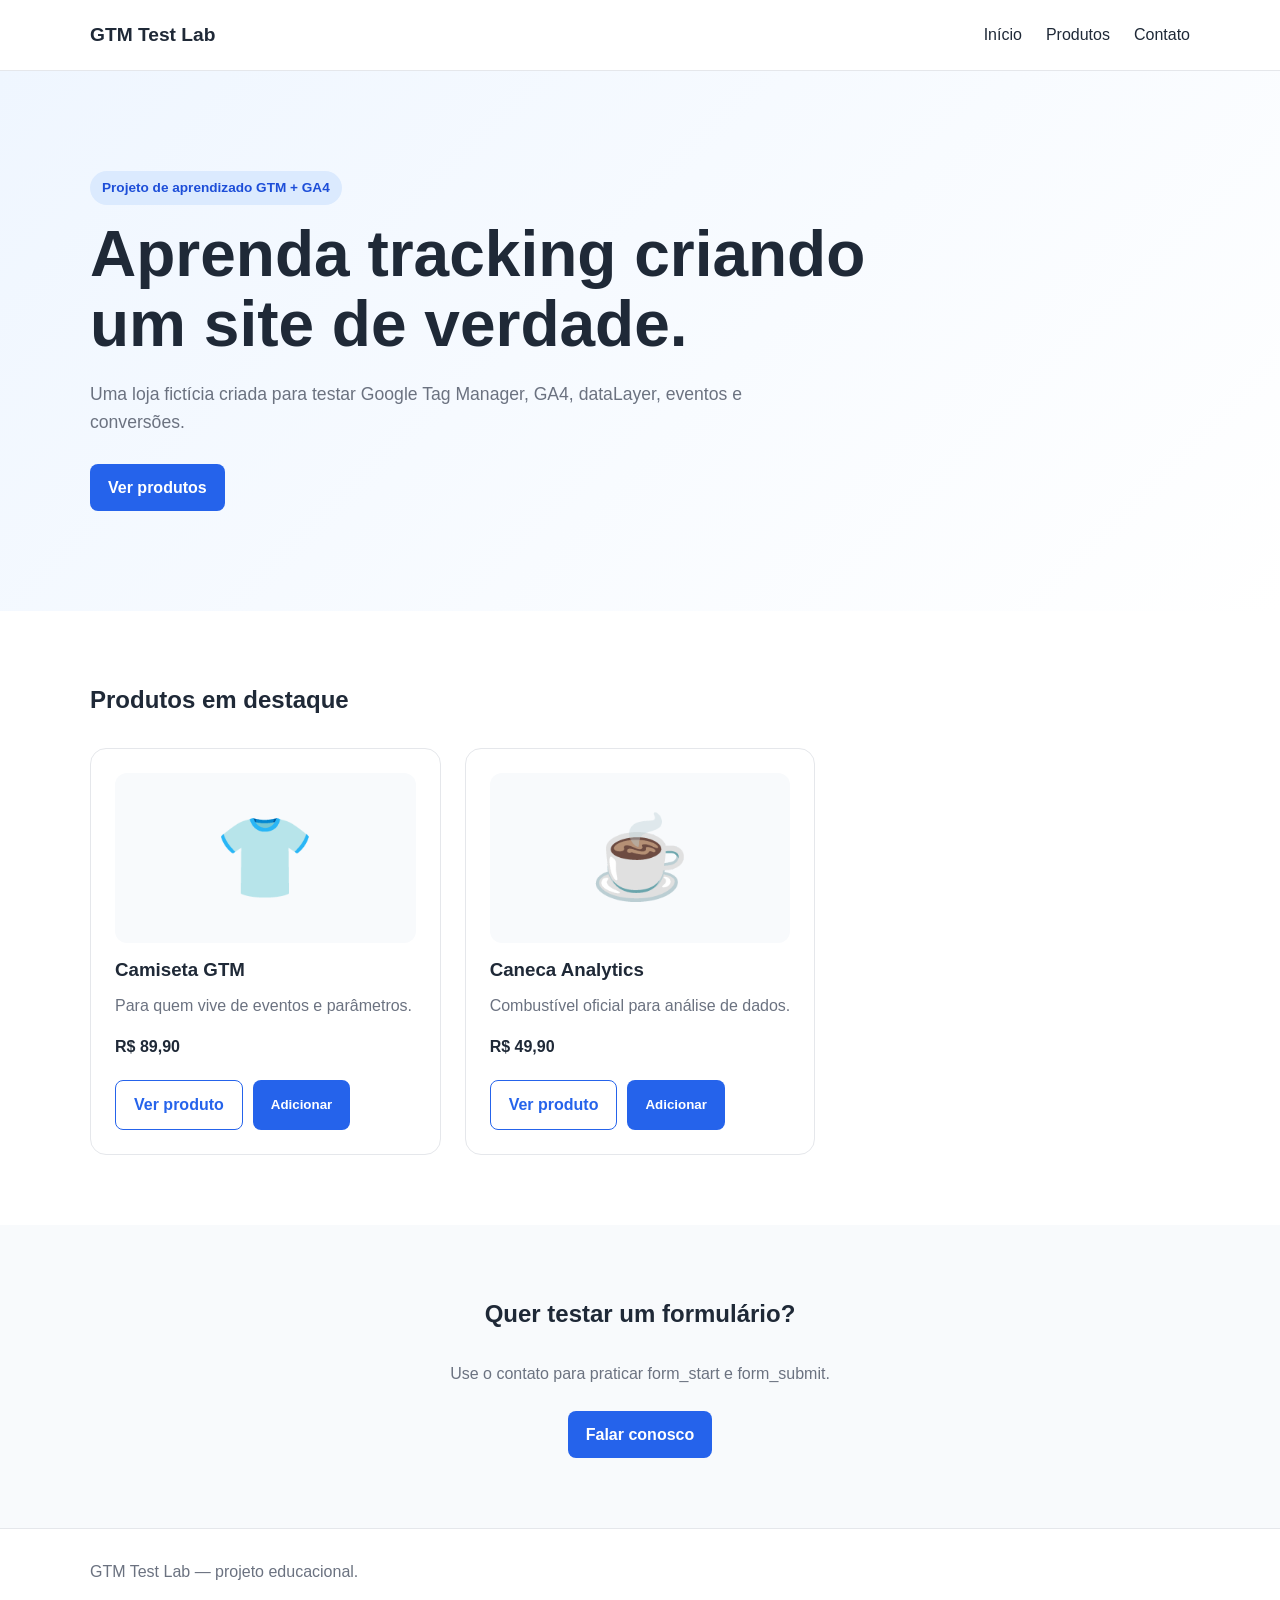
<file: index.html>
<!DOCTYPE html>
<html lang="pt-BR">
<head>
  
  <!-- Google Tag Manager -->
<script>(function(w,d,s,l,i){w[l]=w[l]||[];w[l].push({'gtm.start':
new Date().getTime(),event:'gtm.js'});var f=d.getElementsByTagName(s)[0],
j=d.createElement(s),dl=l!='dataLayer'?'&l='+l:'';j.async=true;j.src=
'https://www.googletagmanager.com/gtm.js?id='+i+dl;f.parentNode.insertBefore(j,f);
})(window,document,'script','dataLayer','GTM-KHQK9JP9');</script>
<!-- End Google Tag Manager -->
  
  <meta charset="UTF-8">
  <meta name="viewport" content="width=device-width, initial-scale=1.0">
  <title>GTM Test Lab | Loja</title>
  <link rel="stylesheet" href="style.css">
</head>
<body>
  
  <!-- Google Tag Manager (noscript) -->
<noscript><iframe src="https://www.googletagmanager.com/ns.html?id=GTM-KHQK9JP9"
height="0" width="0" style="display:none;visibility:hidden"></iframe></noscript>
<!-- End Google Tag Manager (noscript) -->
  
  <header class="header">
    <div class="container nav">
      <a class="logo" href="index.html" data-gtm-click="logo">GTM Test Lab</a>
      <nav>
        <a href="index.html" data-gtm-click="nav_home">Início</a>
        <a href="produtos.html" data-gtm-click="nav_products">Produtos</a>
        <a href="contato.html" data-gtm-click="nav_contact">Contato</a>
      </nav>
    </div>
  </header>

  <main>
    <section class="hero">
      <div class="container">
        <span class="badge">Projeto de aprendizado GTM + GA4</span>
        <h1>Aprenda tracking criando um site de verdade.</h1>
        <p>Uma loja fictícia criada para testar Google Tag Manager, GA4, dataLayer, eventos e conversões.</p>
        <a class="btn" href="produtos.html" data-gtm-click="hero_products">Ver produtos</a>
      </div>
    </section>

    <section class="section">
      <div class="container">
        <h2>Produtos em destaque</h2>
        <div class="product-grid">
          <article class="card">
            <div class="product-image">👕</div>
            <h3>Camiseta GTM</h3>
            <p>Para quem vive de eventos e parâmetros.</p>
            <strong>R$ 89,90</strong>
            <div class="actions">
              <a class="btn secondary" href="produtos.html#camiseta">Ver produto</a>
              <button class="btn" data-product-id="001" data-product-name="Camiseta GTM" data-product-price="89.90">Adicionar</button>
            </div>
          </article>

          <article class="card">
            <div class="product-image">☕</div>
            <h3>Caneca Analytics</h3>
            <p>Combustível oficial para análise de dados.</p>
            <strong>R$ 49,90</strong>
            <div class="actions">
              <a class="btn secondary" href="produtos.html#caneca">Ver produto</a>
              <button class="btn" data-product-id="002" data-product-name="Caneca Analytics" data-product-price="49.90">Adicionar</button>
            </div>
          </article>
        </div>
      </div>
    </section>

    <section class="section light">
      <div class="container centered">
        <h2>Quer testar um formulário?</h2>
        <p>Use o contato para praticar form_start e form_submit.</p>
        <a class="btn" href="contato.html" data-gtm-click="home_contact_cta">Falar conosco</a>
      </div>
    </section>
  </main>

  <footer>
    <div class="container">
      <p>GTM Test Lab — projeto educacional.</p>
    </div>
  </footer>

  <script src="script.js"></script>
</body>
</html>
</file>
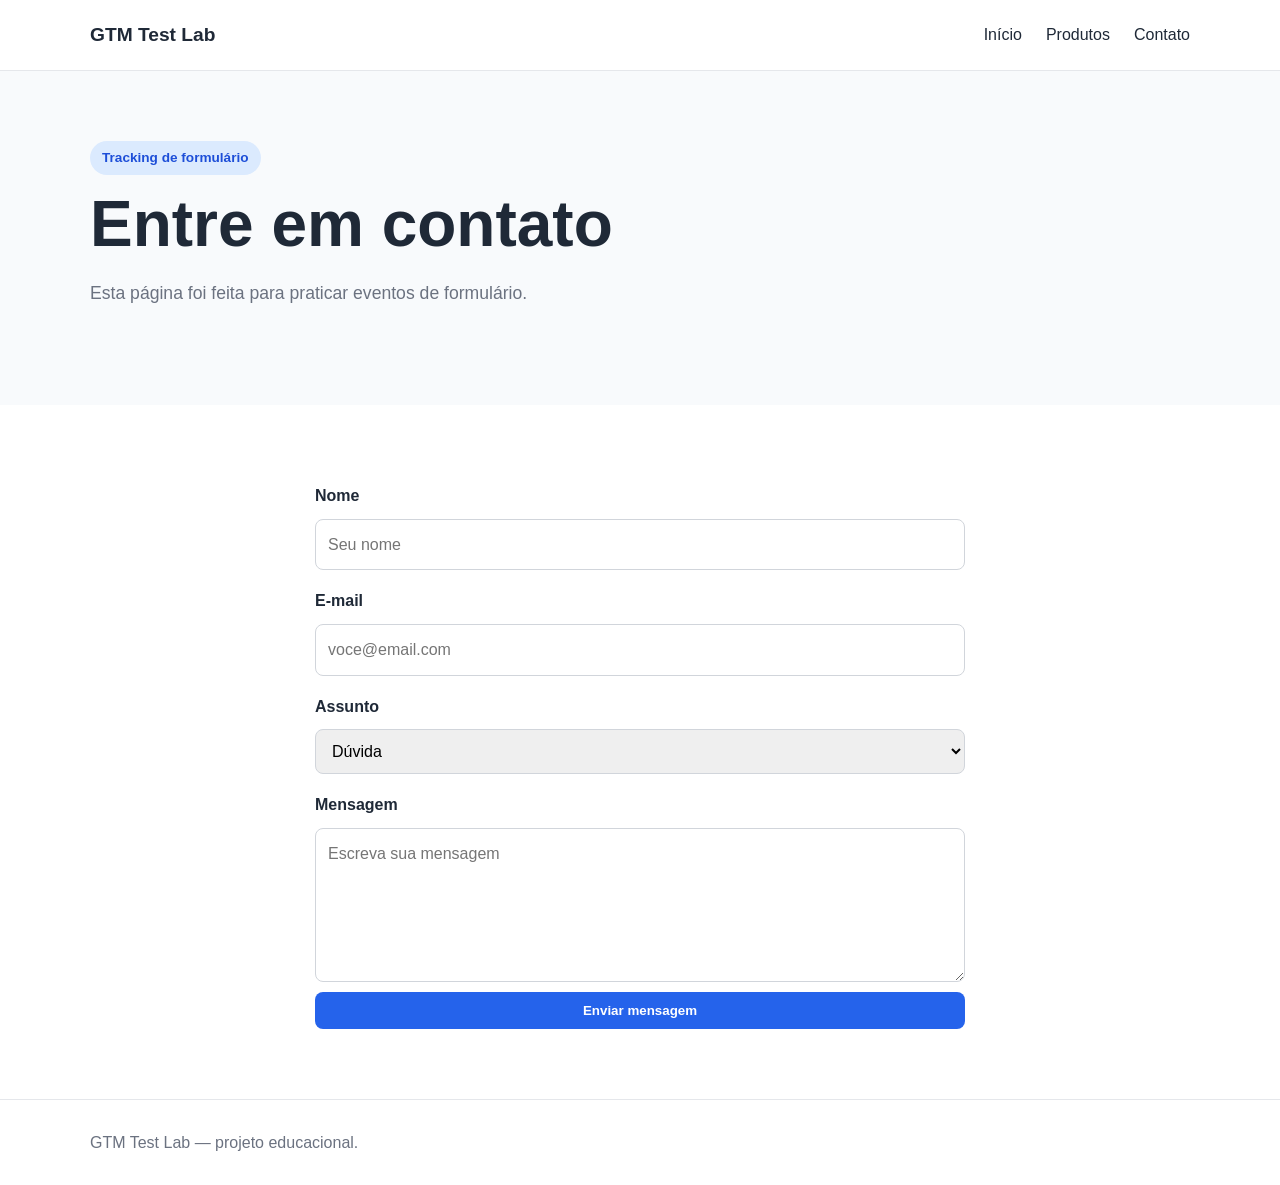
<file: contato.html>
<!DOCTYPE html>
<html lang="pt-BR">
<head>
  <!-- Google Tag Manager -->
<script>(function(w,d,s,l,i){w[l]=w[l]||[];w[l].push({'gtm.start':
new Date().getTime(),event:'gtm.js'});var f=d.getElementsByTagName(s)[0],
j=d.createElement(s),dl=l!='dataLayer'?'&l='+l:'';j.async=true;j.src=
'https://www.googletagmanager.com/gtm.js?id='+i+dl;f.parentNode.insertBefore(j,f);
})(window,document,'script','dataLayer','GTM-KHQK9JP9');</script>
<!-- End Google Tag Manager -->
  
  <meta charset="UTF-8">
  <meta name="viewport" content="width=device-width, initial-scale=1.0">
  <title>Contato | GTM Test Lab</title>
  <link rel="stylesheet" href="style.css">
</head>
<body>
  <!-- Google Tag Manager (noscript) -->
<noscript><iframe src="https://www.googletagmanager.com/ns.html?id=GTM-KHQK9JP9"
height="0" width="0" style="display:none;visibility:hidden"></iframe></noscript>
<!-- End Google Tag Manager (noscript) -->
  <header class="header">
    <div class="container nav">
      <a class="logo" href="index.html" data-gtm-click="logo">GTM Test Lab</a>
      <nav>
        <a href="index.html" data-gtm-click="nav_home">Início</a>
        <a href="produtos.html" data-gtm-click="nav_products">Produtos</a>
        <a href="contato.html" data-gtm-click="nav_contact">Contato</a>
      </nav>
    </div>
  </header>

  <main>
    <section class="page-header">
      <div class="container">
        <span class="badge">Tracking de formulário</span>
        <h1>Entre em contato</h1>
        <p>Esta página foi feita para praticar eventos de formulário.</p>
      </div>
    </section>

    <section class="section">
      <div class="container form-wrapper">
        <form id="contactForm">
          <label for="name">Nome</label>
          <input id="name" name="name" type="text" required placeholder="Seu nome">

          <label for="email">E-mail</label>
          <input id="email" name="email" type="email" required placeholder="voce@email.com">

          <label for="subject">Assunto</label>
          <select id="subject" name="subject">
            <option value="duvida">Dúvida</option>
            <option value="produto">Produto</option>
            <option value="analytics">Analytics</option>
          </select>

          <label for="message">Mensagem</label>
          <textarea id="message" name="message" rows="5" required placeholder="Escreva sua mensagem"></textarea>

          <button class="btn" type="submit">Enviar mensagem</button>
          <p id="formMessage" class="success hidden">Mensagem enviada! (Simulação)</p>
        </form>
      </div>
    </section>
  </main>

  <footer>
    <div class="container">
      <p>GTM Test Lab — projeto educacional.</p>
    </div>
  </footer>

  <script src="script.js"></script>
</body>
</html>
</file>
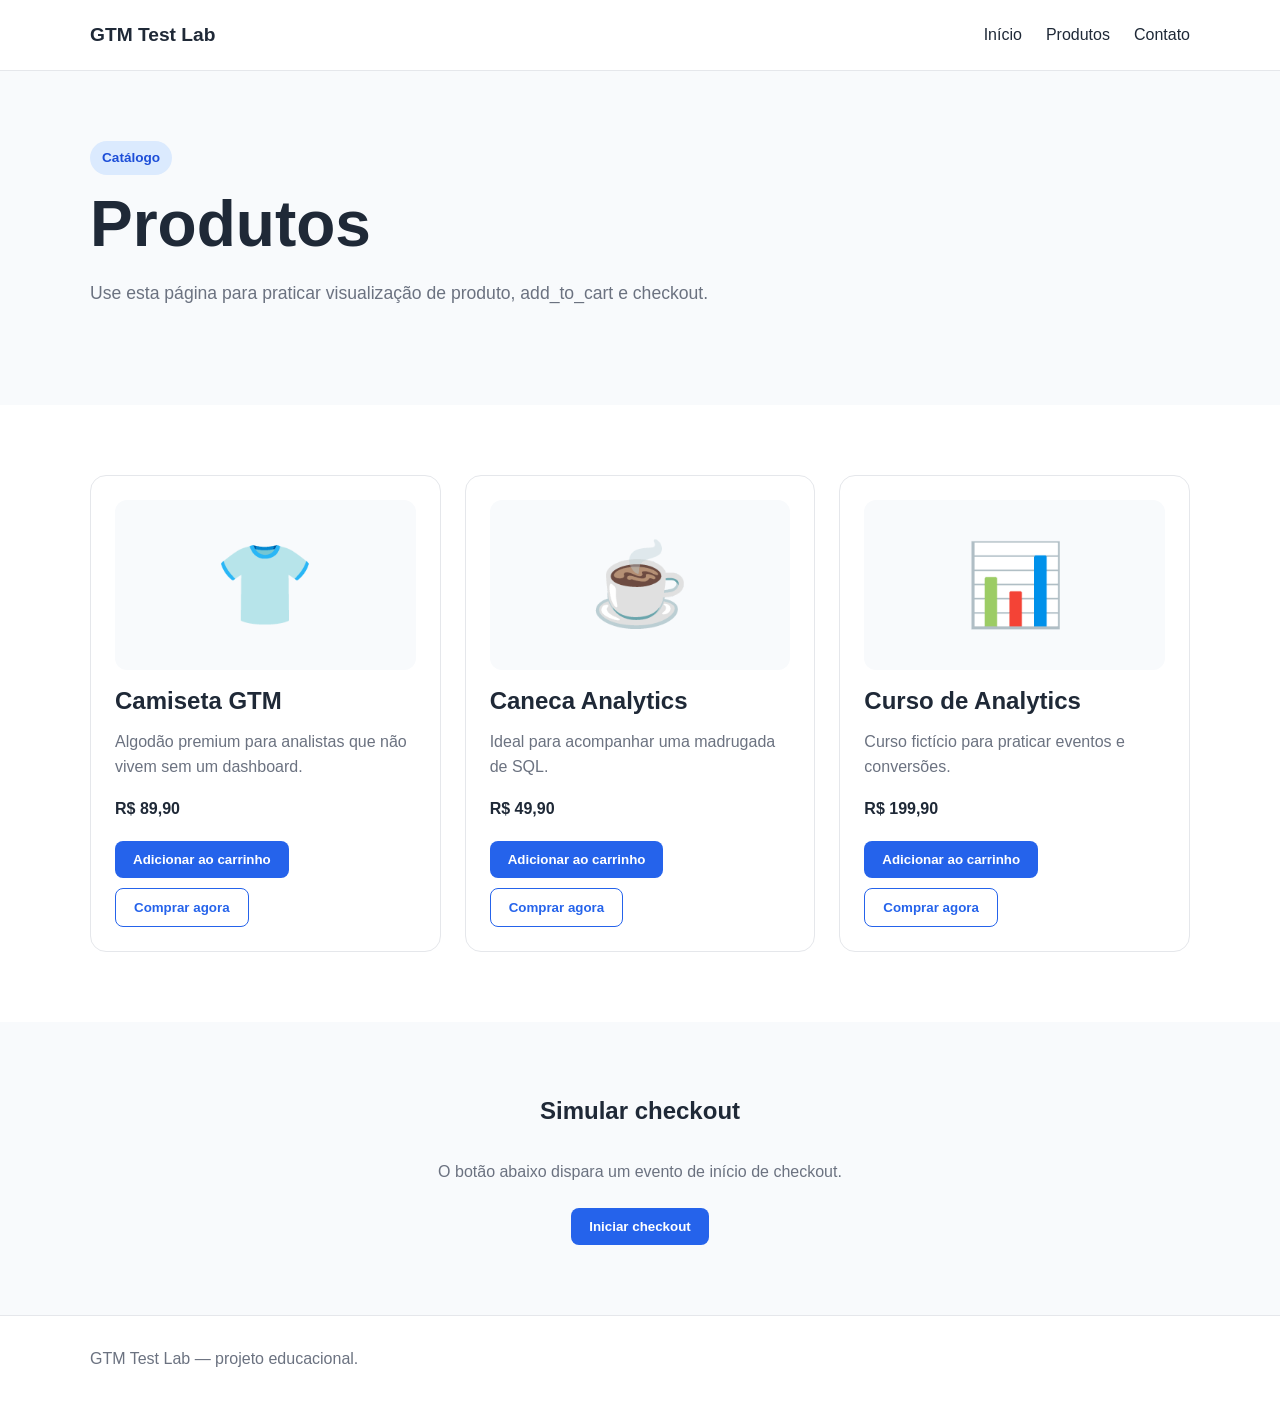
<file: produtos.html>
<!DOCTYPE html>
<html lang="pt-BR">
<head>
  <!-- Google Tag Manager -->
<script>(function(w,d,s,l,i){w[l]=w[l]||[];w[l].push({'gtm.start':
new Date().getTime(),event:'gtm.js'});var f=d.getElementsByTagName(s)[0],
j=d.createElement(s),dl=l!='dataLayer'?'&l='+l:'';j.async=true;j.src=
'https://www.googletagmanager.com/gtm.js?id='+i+dl;f.parentNode.insertBefore(j,f);
})(window,document,'script','dataLayer','GTM-KHQK9JP9');</script>
<!-- End Google Tag Manager -->

  <meta charset="UTF-8">
  <meta name="viewport" content="width=device-width, initial-scale=1.0">
  <title>Produtos | GTM Test Lab</title>
  <link rel="stylesheet" href="style.css">
</head>
<body>
  <!-- Google Tag Manager (noscript) -->
<noscript><iframe src="https://www.googletagmanager.com/ns.html?id=GTM-KHQK9JP9"
height="0" width="0" style="display:none;visibility:hidden"></iframe></noscript>
<!-- End Google Tag Manager (noscript) -->
  <header class="header">
    <div class="container nav">
      <a class="logo" href="index.html" data-gtm-click="logo">GTM Test Lab</a>
      <nav>
        <a href="index.html" data-gtm-click="nav_home">Início</a>
        <a href="produtos.html" data-gtm-click="nav_products">Produtos</a>
        <a href="contato.html" data-gtm-click="nav_contact">Contato</a>
      </nav>
    </div>
  </header>

  <main>
    <section class="page-header">
      <div class="container">
        <span class="badge">Catálogo</span>
        <h1>Produtos</h1>
        <p>Use esta página para praticar visualização de produto, add_to_cart e checkout.</p>
      </div>
    </section>

    <section class="section">
      <div class="container product-grid">
        <article class="card" id="camiseta">
          <div class="product-image">👕</div>
          <h2>Camiseta GTM</h2>
          <p>Algodão premium para analistas que não vivem sem um dashboard.</p>
          <strong>R$ 89,90</strong>
          <div class="actions">
            <button class="btn add-cart" data-product-id="001" data-product-name="Camiseta GTM" data-product-price="89.90">Adicionar ao carrinho</button>
            <button class="btn secondary buy-now" data-product-id="001" data-product-name="Camiseta GTM" data-product-price="89.90">Comprar agora</button>
          </div>
        </article>

        <article class="card" id="caneca">
          <div class="product-image">☕</div>
          <h2>Caneca Analytics</h2>
          <p>Ideal para acompanhar uma madrugada de SQL.</p>
          <strong>R$ 49,90</strong>
          <div class="actions">
            <button class="btn add-cart" data-product-id="002" data-product-name="Caneca Analytics" data-product-price="49.90">Adicionar ao carrinho</button>
            <button class="btn secondary buy-now" data-product-id="002" data-product-name="Caneca Analytics" data-product-price="49.90">Comprar agora</button>
          </div>
        </article>

        <article class="card" id="curso">
          <div class="product-image">📊</div>
          <h2>Curso de Analytics</h2>
          <p>Curso fictício para praticar eventos e conversões.</p>
          <strong>R$ 199,90</strong>
          <div class="actions">
            <button class="btn add-cart" data-product-id="003" data-product-name="Curso de Analytics" data-product-price="199.90">Adicionar ao carrinho</button>
            <button class="btn secondary buy-now" data-product-id="003" data-product-name="Curso de Analytics" data-product-price="199.90">Comprar agora</button>
          </div>
        </article>
      </div>
    </section>

    <section class="section light">
      <div class="container centered">
        <h2>Simular checkout</h2>
        <p>O botão abaixo dispara um evento de início de checkout.</p>
        <button class="btn" id="checkoutButton">Iniciar checkout</button>
      </div>
    </section>
  </main>

  <footer>
    <div class="container">
      <p>GTM Test Lab — projeto educacional.</p>
    </div>
  </footer>

  <script src="script.js"></script>
</body>
</html>
</file>
<file: style.css>
* {
  box-sizing: border-box;
  margin: 0;
  padding: 0;
}

:root {
  --text: #1f2937;
  --muted: #6b7280;
  --border: #e5e7eb;
  --primary: #2563eb;
  --primary-dark: #1d4ed8;
  --light: #f8fafc;
  --white: #ffffff;
}

body {
  font-family: Arial, Helvetica, sans-serif;
  color: var(--text);
  background: var(--white);
  line-height: 1.6;
}

a {
  color: inherit;
  text-decoration: none;
}

.container {
  width: min(1100px, 92%);
  margin: 0 auto;
}

.header {
  border-bottom: 1px solid var(--border);
  background: var(--white);
  position: sticky;
  top: 0;
  z-index: 10;
}

.nav {
  min-height: 70px;
  display: flex;
  justify-content: space-between;
  align-items: center;
  gap: 20px;
}

.logo {
  font-size: 1.2rem;
  font-weight: 800;
}

nav {
  display: flex;
  gap: 24px;
}

nav a:hover {
  color: var(--primary);
}

.hero {
  padding: 100px 0;
  background: linear-gradient(135deg, #eff6ff, #ffffff);
}

.hero h1,
.page-header h1 {
  max-width: 800px;
  font-size: clamp(2.2rem, 5vw, 4rem);
  line-height: 1.1;
  margin: 14px 0 20px;
}

.hero p,
.page-header p {
  max-width: 700px;
  color: var(--muted);
  font-size: 1.1rem;
  margin-bottom: 28px;
}

.badge {
  display: inline-block;
  padding: 6px 12px;
  border-radius: 999px;
  background: #dbeafe;
  color: #1d4ed8;
  font-size: .85rem;
  font-weight: 700;
}

.page-header {
  padding: 70px 0;
  background: var(--light);
}

.section {
  padding: 70px 0;
}

.light {
  background: var(--light);
}

.centered {
  text-align: center;
}

.centered p {
  color: var(--muted);
  margin-bottom: 24px;
}

.product-grid {
  display: grid;
  grid-template-columns: repeat(3, 1fr);
  gap: 24px;
}

.section h2 {
  margin-bottom: 28px;
}

.card {
  border: 1px solid var(--border);
  border-radius: 16px;
  padding: 24px;
  background: var(--white);
}

.card h2,
.card h3 {
  margin: 12px 0 8px;
}

.card p {
  color: var(--muted);
  margin-bottom: 16px;
}

.product-image {
  min-height: 170px;
  display: grid;
  place-items: center;
  background: var(--light);
  border-radius: 12px;
  font-size: 5rem;
}

.actions {
  display: flex;
  flex-wrap: wrap;
  gap: 10px;
  margin-top: 20px;
}

.btn {
  display: inline-block;
  border: 0;
  border-radius: 8px;
  padding: 11px 18px;
  background: var(--primary);
  color: white;
  cursor: pointer;
  font-weight: 700;
}

.btn:hover {
  background: var(--primary-dark);
}

.btn.secondary {
  background: white;
  color: var(--primary);
  border: 1px solid var(--primary);
}

.form-wrapper {
  max-width: 650px;
}

form {
  display: grid;
  gap: 10px;
}

label {
  font-weight: 700;
  margin-top: 8px;
}

input,
select,
textarea {
  width: 100%;
  padding: 12px;
  border: 1px solid #d1d5db;
  border-radius: 8px;
  font: inherit;
}

input:focus,
select:focus,
textarea:focus {
  outline: 2px solid #bfdbfe;
  border-color: var(--primary);
}

.success {
  padding: 12px;
  border-radius: 8px;
  background: #dcfce7;
  color: #166534;
}

.hidden {
  display: none;
}

footer {
  padding: 30px 0;
  border-top: 1px solid var(--border);
  color: var(--muted);
}

@media (max-width: 750px) {
  .nav {
    flex-direction: column;
    padding: 16px 0;
  }

  nav {
    gap: 14px;
    flex-wrap: wrap;
    justify-content: center;
  }

  .product-grid {
    grid-template-columns: 1fr;
  }

  .hero {
    padding: 70px 0;
  }
}
</file>
